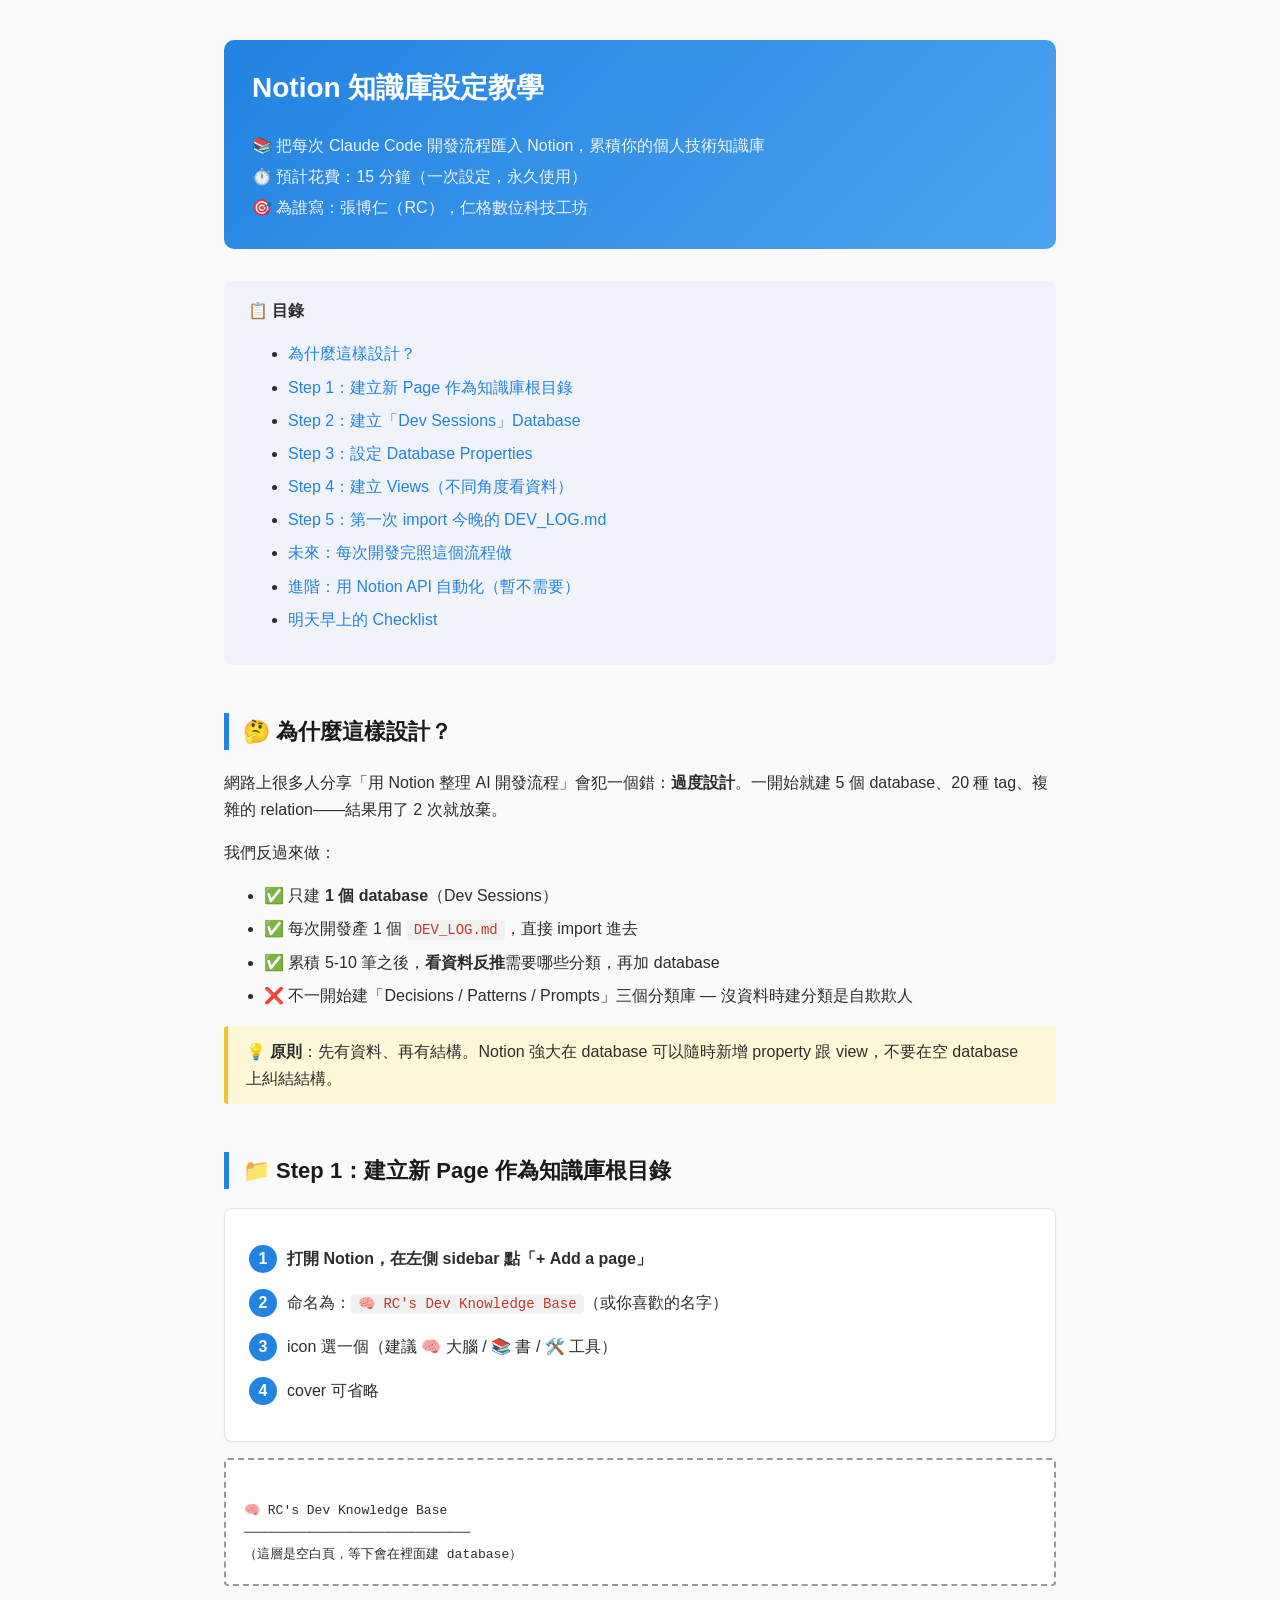
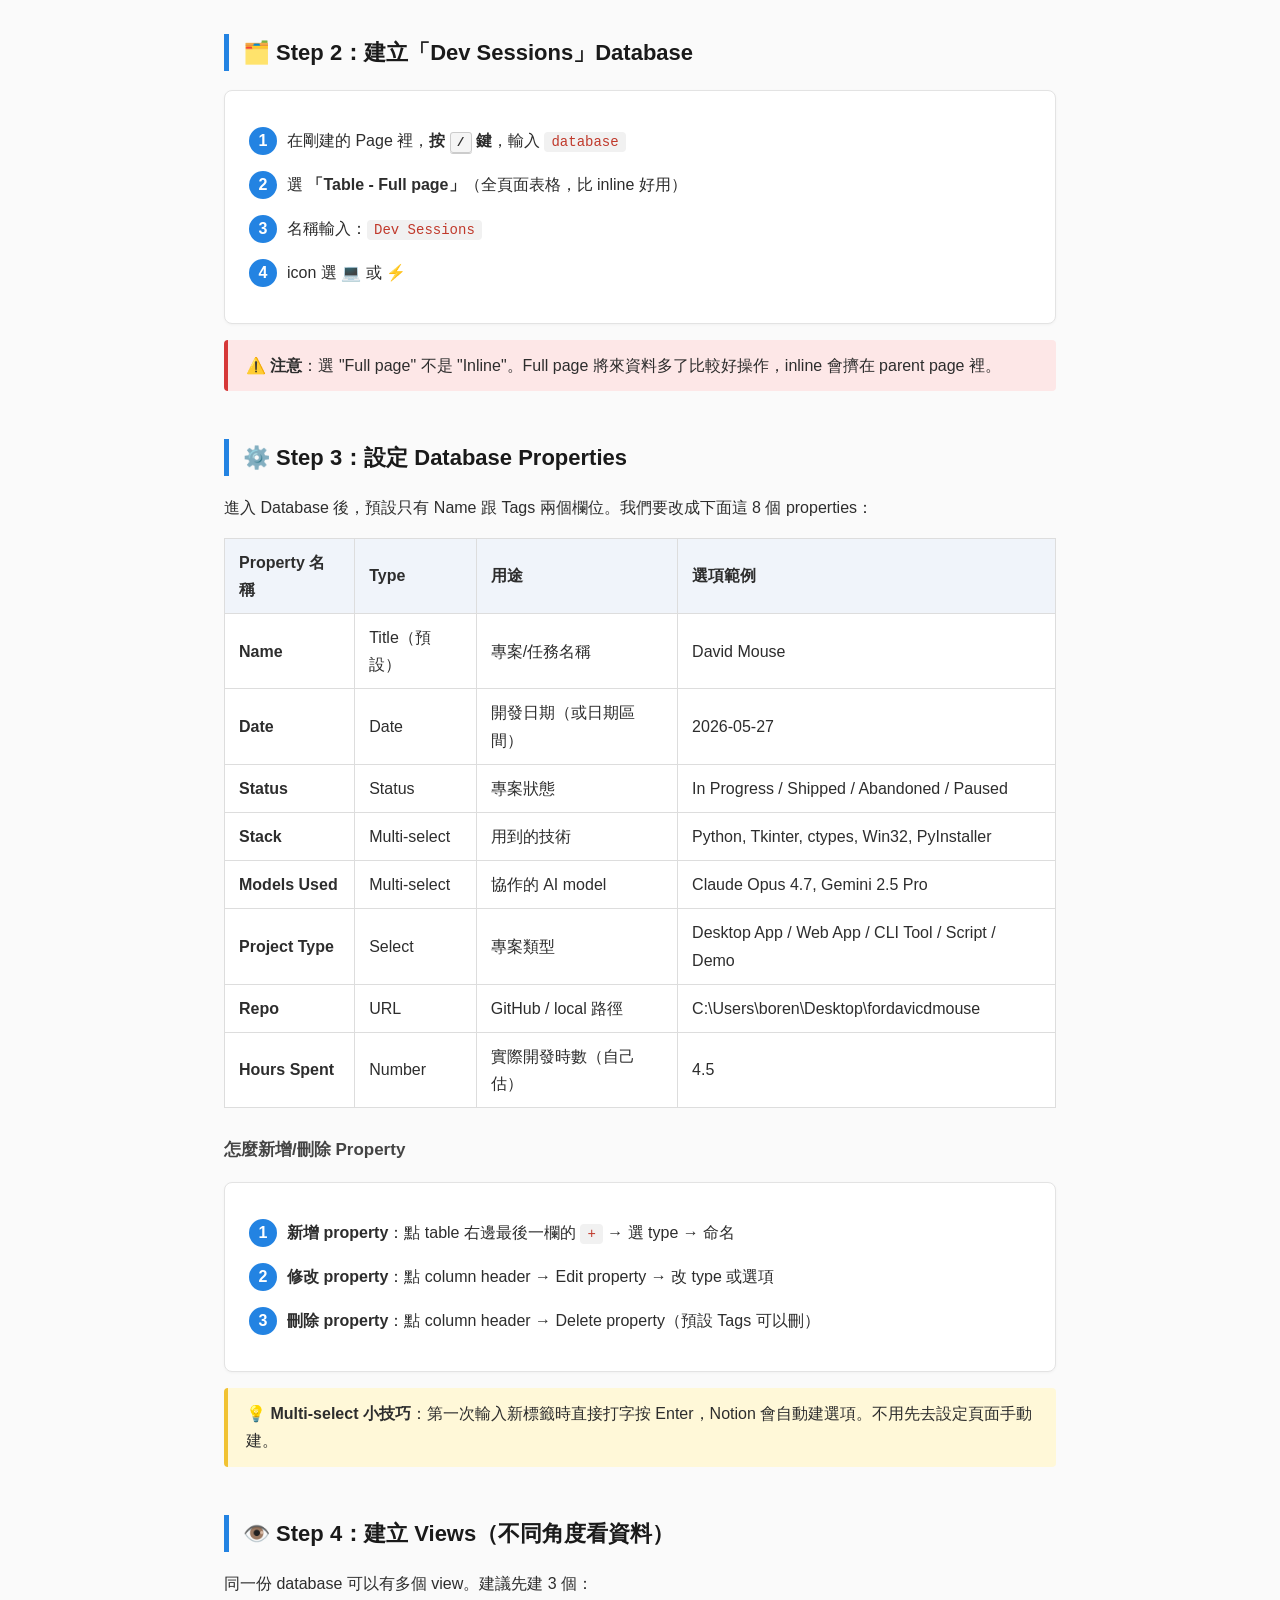
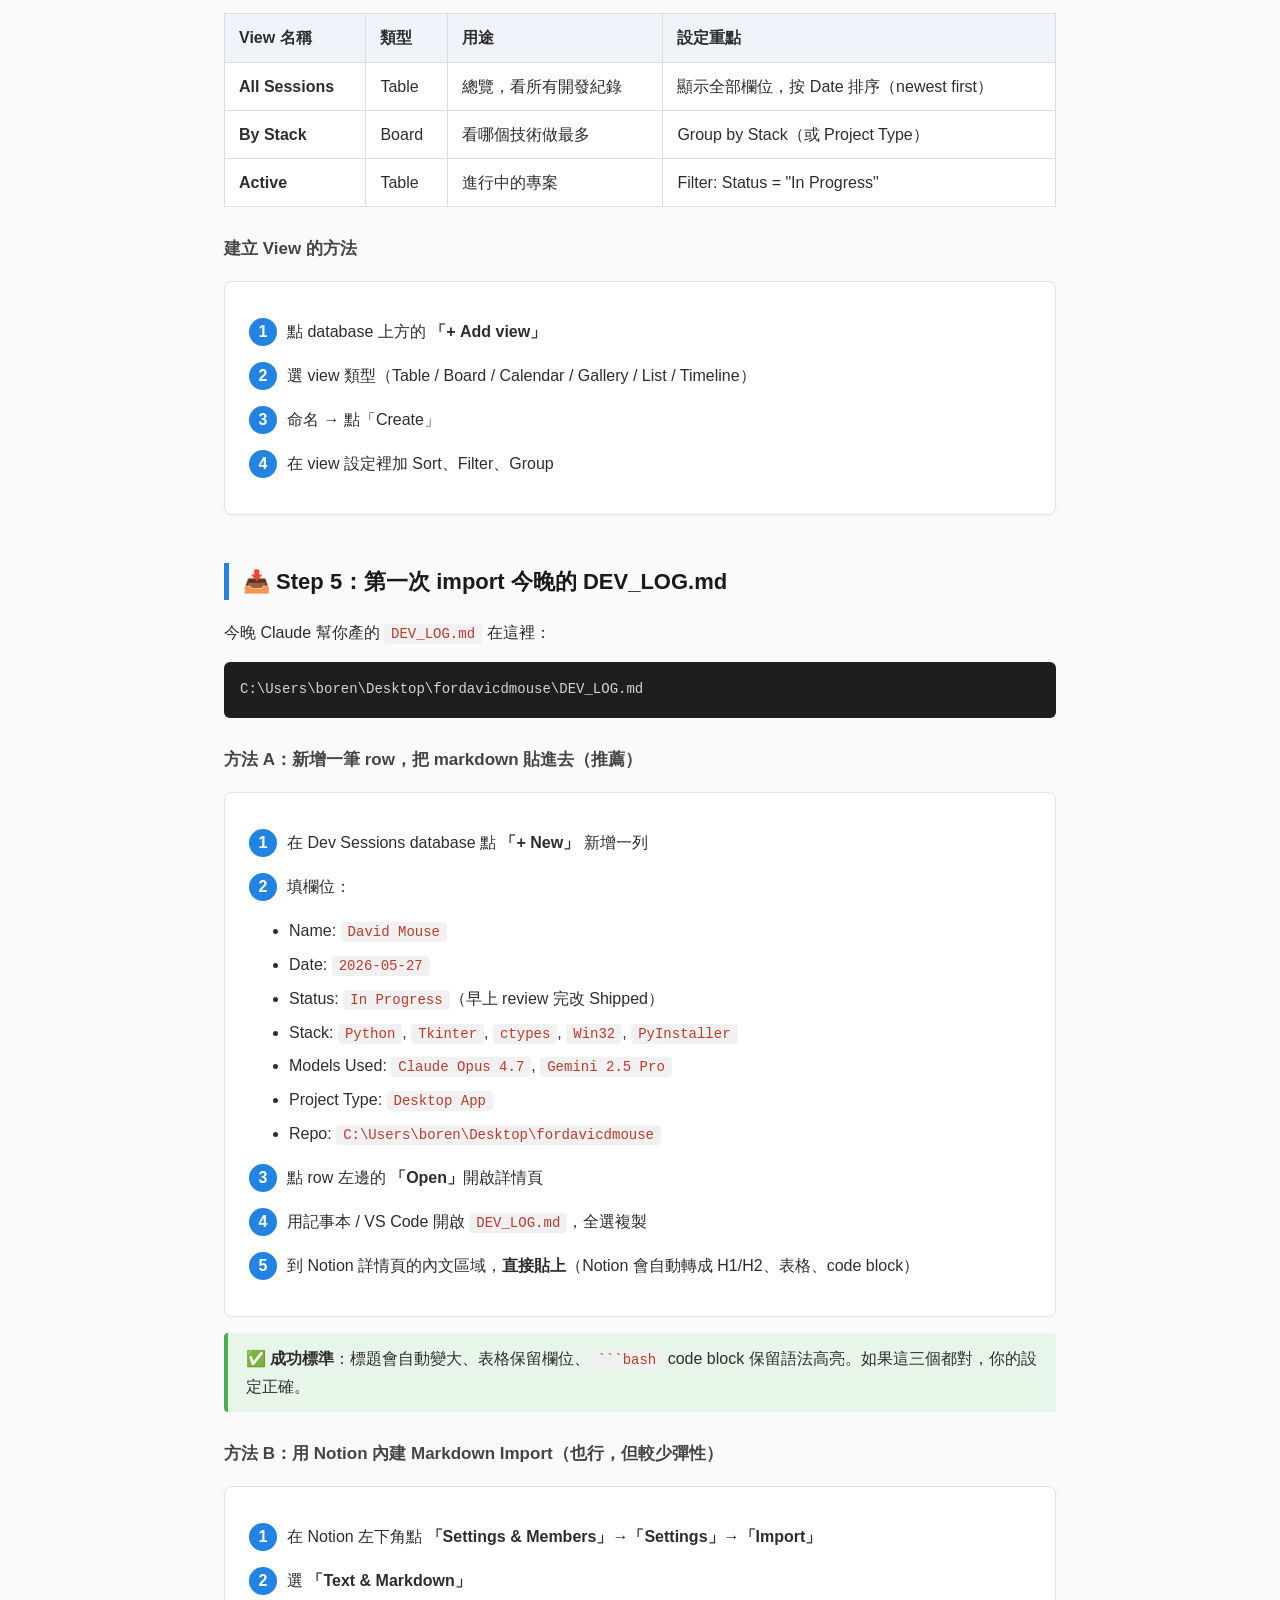
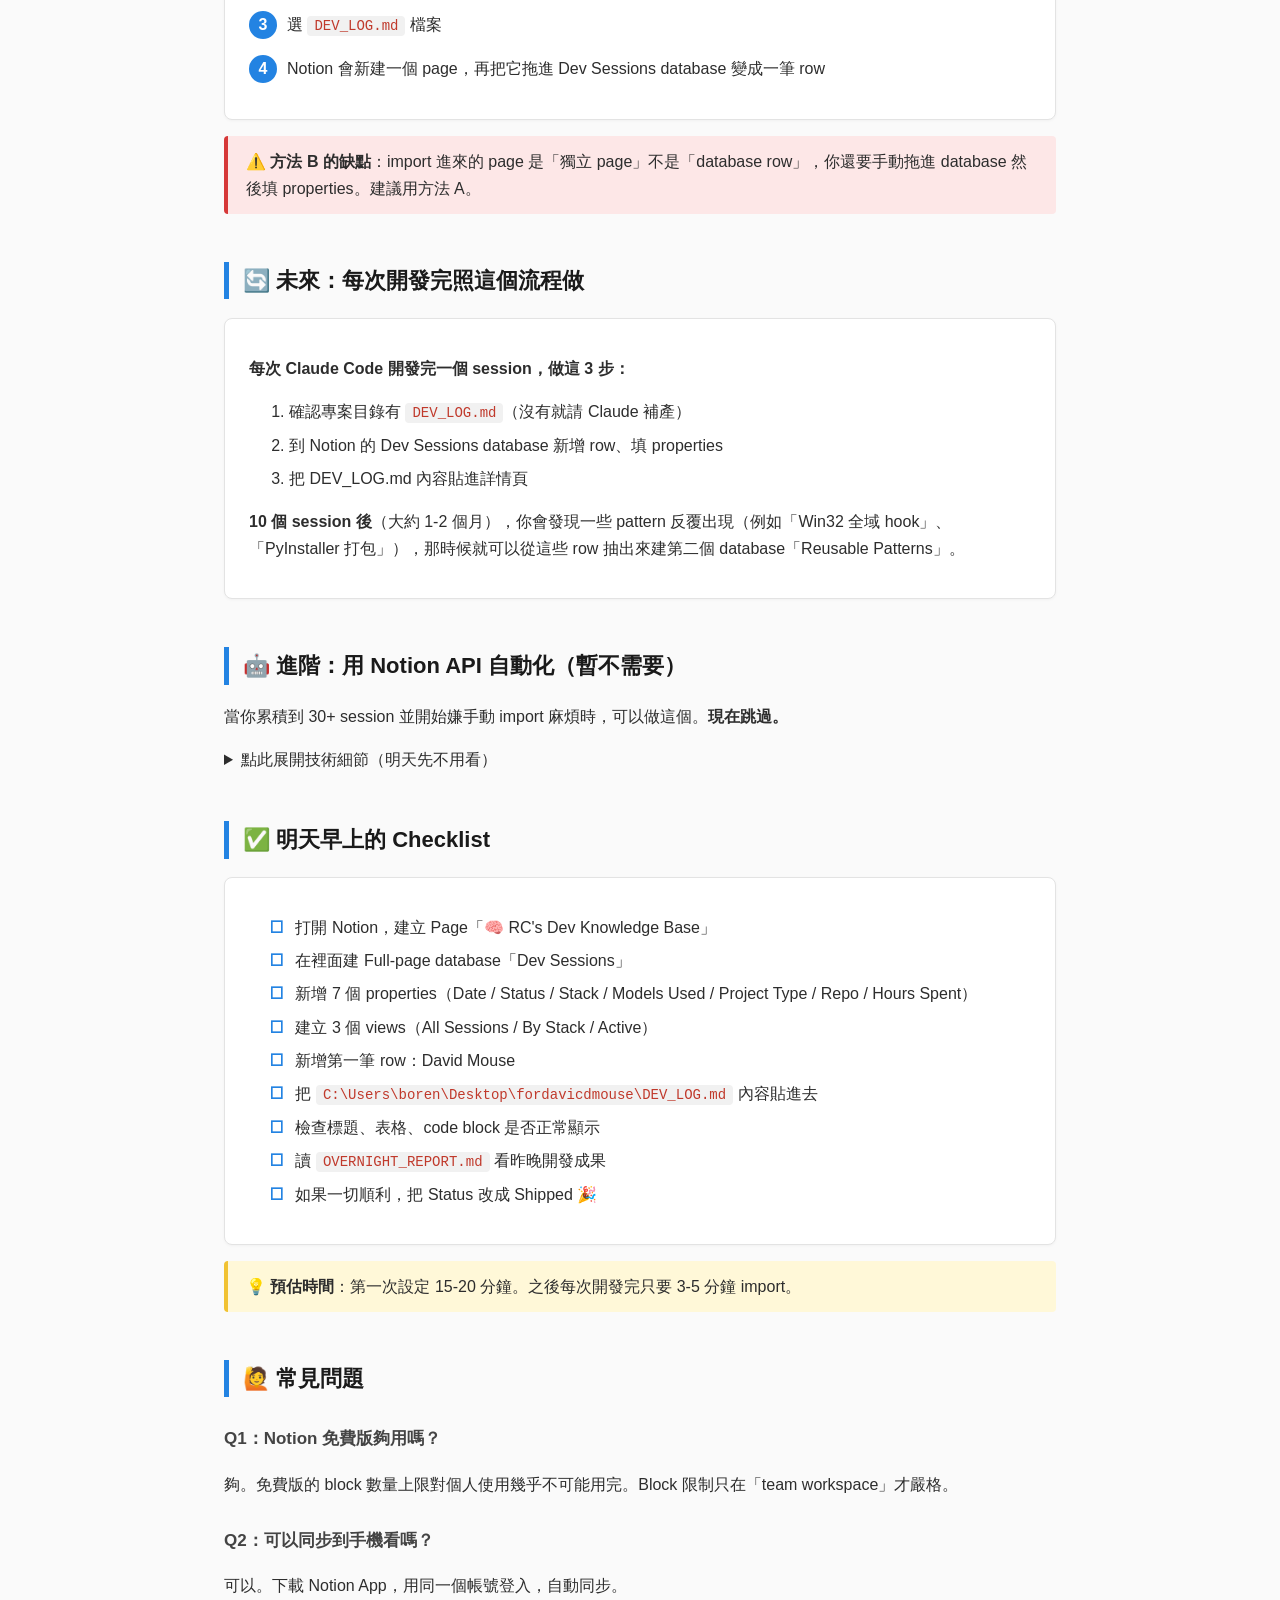
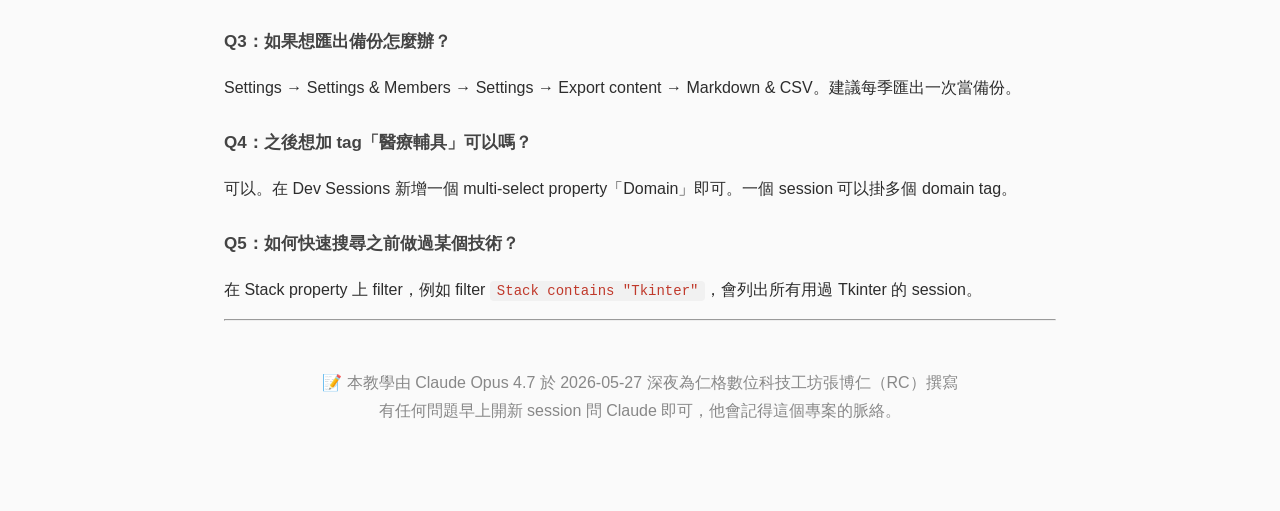
<file: NOTION_KNOWLEDGE_BASE_SETUP.html>
<!DOCTYPE html>
<html lang="zh-TW">
<head>
<meta charset="UTF-8">
<title>Notion 知識庫設定教學 — Dev Sessions</title>
<style>
  * { box-sizing: border-box; }
  body {
    font-family: -apple-system, "Segoe UI", "Microsoft JhengHei", sans-serif;
    max-width: 880px;
    margin: 0 auto;
    padding: 40px 24px 80px;
    line-height: 1.7;
    color: #2d2d2d;
    background: #fafafa;
  }
  h1 {
    border-bottom: 3px solid #2383e2;
    padding-bottom: 12px;
    font-size: 28px;
  }
  h2 {
    margin-top: 48px;
    font-size: 22px;
    color: #1a1a1a;
    border-left: 5px solid #2383e2;
    padding-left: 14px;
  }
  h3 {
    margin-top: 28px;
    font-size: 17px;
    color: #444;
  }
  .step {
    background: #fff;
    border: 1px solid #e3e3e3;
    border-radius: 8px;
    padding: 20px 24px;
    margin: 16px 0;
    box-shadow: 0 1px 3px rgba(0,0,0,0.04);
  }
  .step-num {
    display: inline-block;
    background: #2383e2;
    color: #fff;
    width: 28px;
    height: 28px;
    border-radius: 50%;
    text-align: center;
    line-height: 28px;
    font-weight: 600;
    margin-right: 10px;
  }
  .tip {
    background: #fff8d8;
    border-left: 4px solid #f1c232;
    padding: 12px 18px;
    margin: 16px 0;
    border-radius: 4px;
  }
  .warn {
    background: #fde7e7;
    border-left: 4px solid #d63838;
    padding: 12px 18px;
    margin: 16px 0;
    border-radius: 4px;
  }
  .ok {
    background: #e8f5e9;
    border-left: 4px solid #4caf50;
    padding: 12px 18px;
    margin: 16px 0;
    border-radius: 4px;
  }
  table {
    width: 100%;
    border-collapse: collapse;
    margin: 16px 0;
    background: #fff;
  }
  th, td {
    border: 1px solid #ddd;
    padding: 10px 14px;
    text-align: left;
  }
  th {
    background: #f0f4fa;
    font-weight: 600;
  }
  code {
    background: #f1f1f1;
    padding: 2px 7px;
    border-radius: 4px;
    font-family: Consolas, monospace;
    font-size: 14px;
    color: #c0392b;
  }
  pre {
    background: #1e1e1e;
    color: #d4d4d4;
    padding: 16px;
    border-radius: 6px;
    overflow-x: auto;
    font-family: Consolas, monospace;
    font-size: 14px;
  }
  .ascii-mock {
    background: #fff;
    border: 2px dashed #999;
    padding: 18px;
    font-family: Consolas, monospace;
    font-size: 13px;
    white-space: pre;
    overflow-x: auto;
    border-radius: 4px;
  }
  ul li, ol li { margin: 6px 0; }
  .toc {
    background: #f0f4fa;
    border-radius: 8px;
    padding: 16px 24px;
    margin: 24px 0;
  }
  .toc a { color: #2383e2; text-decoration: none; }
  .toc a:hover { text-decoration: underline; }
  .checklist li {
    list-style: none;
    margin-left: -20px;
  }
  .checklist li::before {
    content: "☐ ";
    margin-right: 6px;
    color: #2383e2;
    font-weight: 700;
  }
  .header-box {
    background: linear-gradient(135deg, #2383e2 0%, #4ba3f0 100%);
    color: #fff;
    padding: 24px 28px;
    border-radius: 10px;
    margin-bottom: 32px;
  }
  .header-box h1 {
    color: #fff;
    border-bottom: none;
    margin: 0 0 8px;
  }
  .header-box p {
    margin: 4px 0;
    opacity: 0.92;
  }
  kbd {
    background: #f5f5f5;
    border: 1px solid #ccc;
    border-radius: 3px;
    padding: 2px 6px;
    font-family: Consolas, monospace;
    font-size: 13px;
    box-shadow: 0 1px 0 rgba(0,0,0,0.2);
  }
</style>
</head>
<body>

<div class="header-box">
  <h1>Notion 知識庫設定教學</h1>
  <p>📚 把每次 Claude Code 開發流程匯入 Notion，累積你的個人技術知識庫</p>
  <p>⏱️ 預計花費：15 分鐘（一次設定，永久使用）</p>
  <p>🎯 為誰寫：張博仁（RC），仁格數位科技工坊</p>
</div>

<div class="toc">
  <strong>📋 目錄</strong>
  <ul>
    <li><a href="#why">為什麼這樣設計？</a></li>
    <li><a href="#step1">Step 1：建立新 Page 作為知識庫根目錄</a></li>
    <li><a href="#step2">Step 2：建立「Dev Sessions」Database</a></li>
    <li><a href="#step3">Step 3：設定 Database Properties</a></li>
    <li><a href="#step4">Step 4：建立 Views（不同角度看資料）</a></li>
    <li><a href="#step5">Step 5：第一次 import 今晚的 DEV_LOG.md</a></li>
    <li><a href="#future">未來：每次開發完照這個流程做</a></li>
    <li><a href="#advanced">進階：用 Notion API 自動化（暫不需要）</a></li>
    <li><a href="#checklist">明天早上的 Checklist</a></li>
  </ul>
</div>

<h2 id="why">🤔 為什麼這樣設計？</h2>

<p>網路上很多人分享「用 Notion 整理 AI 開發流程」會犯一個錯：<strong>過度設計</strong>。一開始就建 5 個 database、20 種 tag、複雜的 relation——結果用了 2 次就放棄。</p>

<p>我們反過來做：</p>

<ul>
  <li>✅ 只建 <strong>1 個 database</strong>（Dev Sessions）</li>
  <li>✅ 每次開發產 1 個 <code>DEV_LOG.md</code>，直接 import 進去</li>
  <li>✅ 累積 5-10 筆之後，<strong>看資料反推</strong>需要哪些分類，再加 database</li>
  <li>❌ 不一開始建「Decisions / Patterns / Prompts」三個分類庫 — 沒資料時建分類是自欺欺人</li>
</ul>

<div class="tip">
  <strong>💡 原則</strong>：先有資料、再有結構。Notion 強大在 database 可以隨時新增 property 跟 view，不要在空 database 上糾結結構。
</div>

<h2 id="step1">📁 Step 1：建立新 Page 作為知識庫根目錄</h2>

<div class="step">
  <p><span class="step-num">1</span><strong>打開 Notion，在左側 sidebar 點「+ Add a page」</strong></p>
  <p><span class="step-num">2</span>命名為：<code>🧠 RC's Dev Knowledge Base</code>（或你喜歡的名字）</p>
  <p><span class="step-num">3</span>icon 選一個（建議 🧠 大腦 / 📚 書 / 🛠️ 工具）</p>
  <p><span class="step-num">4</span>cover 可省略</p>
</div>

<div class="ascii-mock">
🧠 RC's Dev Knowledge Base
─────────────────────────────
（這層是空白頁，等下會在裡面建 database）
</div>

<h2 id="step2">🗂️ Step 2：建立「Dev Sessions」Database</h2>

<div class="step">
  <p><span class="step-num">1</span>在剛建的 Page 裡，<strong>按 <kbd>/</kbd> 鍵</strong>，輸入 <code>database</code></p>
  <p><span class="step-num">2</span>選 <strong>「Table - Full page」</strong>（全頁面表格，比 inline 好用）</p>
  <p><span class="step-num">3</span>名稱輸入：<code>Dev Sessions</code></p>
  <p><span class="step-num">4</span>icon 選 💻 或 ⚡</p>
</div>

<div class="warn">
  <strong>⚠️ 注意</strong>：選 "Full page" 不是 "Inline"。Full page 將來資料多了比較好操作，inline 會擠在 parent page 裡。
</div>

<h2 id="step3">⚙️ Step 3：設定 Database Properties</h2>

<p>進入 Database 後，預設只有 Name 跟 Tags 兩個欄位。我們要改成下面這 8 個 properties：</p>

<table>
  <thead>
    <tr>
      <th>Property 名稱</th>
      <th>Type</th>
      <th>用途</th>
      <th>選項範例</th>
    </tr>
  </thead>
  <tbody>
    <tr>
      <td><strong>Name</strong></td>
      <td>Title（預設）</td>
      <td>專案/任務名稱</td>
      <td>David Mouse</td>
    </tr>
    <tr>
      <td><strong>Date</strong></td>
      <td>Date</td>
      <td>開發日期（或日期區間）</td>
      <td>2026-05-27</td>
    </tr>
    <tr>
      <td><strong>Status</strong></td>
      <td>Status</td>
      <td>專案狀態</td>
      <td>In Progress / Shipped / Abandoned / Paused</td>
    </tr>
    <tr>
      <td><strong>Stack</strong></td>
      <td>Multi-select</td>
      <td>用到的技術</td>
      <td>Python, Tkinter, ctypes, Win32, PyInstaller</td>
    </tr>
    <tr>
      <td><strong>Models Used</strong></td>
      <td>Multi-select</td>
      <td>協作的 AI model</td>
      <td>Claude Opus 4.7, Gemini 2.5 Pro</td>
    </tr>
    <tr>
      <td><strong>Project Type</strong></td>
      <td>Select</td>
      <td>專案類型</td>
      <td>Desktop App / Web App / CLI Tool / Script / Demo</td>
    </tr>
    <tr>
      <td><strong>Repo</strong></td>
      <td>URL</td>
      <td>GitHub / local 路徑</td>
      <td>C:\Users\boren\Desktop\fordavicdmouse</td>
    </tr>
    <tr>
      <td><strong>Hours Spent</strong></td>
      <td>Number</td>
      <td>實際開發時數（自己估）</td>
      <td>4.5</td>
    </tr>
  </tbody>
</table>

<h3>怎麼新增/刪除 Property</h3>

<div class="step">
  <p><span class="step-num">1</span><strong>新增 property</strong>：點 table 右邊最後一欄的 <code>+</code> → 選 type → 命名</p>
  <p><span class="step-num">2</span><strong>修改 property</strong>：點 column header → Edit property → 改 type 或選項</p>
  <p><span class="step-num">3</span><strong>刪除 property</strong>：點 column header → Delete property（預設 Tags 可以刪）</p>
</div>

<div class="tip">
  <strong>💡 Multi-select 小技巧</strong>：第一次輸入新標籤時直接打字按 Enter，Notion 會自動建選項。不用先去設定頁面手動建。
</div>

<h2 id="step4">👁️ Step 4：建立 Views（不同角度看資料）</h2>

<p>同一份 database 可以有多個 view。建議先建 3 個：</p>

<table>
  <thead>
    <tr><th>View 名稱</th><th>類型</th><th>用途</th><th>設定重點</th></tr>
  </thead>
  <tbody>
    <tr>
      <td><strong>All Sessions</strong></td>
      <td>Table</td>
      <td>總覽，看所有開發紀錄</td>
      <td>顯示全部欄位，按 Date 排序（newest first）</td>
    </tr>
    <tr>
      <td><strong>By Stack</strong></td>
      <td>Board</td>
      <td>看哪個技術做最多</td>
      <td>Group by Stack（或 Project Type）</td>
    </tr>
    <tr>
      <td><strong>Active</strong></td>
      <td>Table</td>
      <td>進行中的專案</td>
      <td>Filter: Status = "In Progress"</td>
    </tr>
  </tbody>
</table>

<h3>建立 View 的方法</h3>

<div class="step">
  <p><span class="step-num">1</span>點 database 上方的 <strong>「+ Add view」</strong></p>
  <p><span class="step-num">2</span>選 view 類型（Table / Board / Calendar / Gallery / List / Timeline）</p>
  <p><span class="step-num">3</span>命名 → 點「Create」</p>
  <p><span class="step-num">4</span>在 view 設定裡加 Sort、Filter、Group</p>
</div>

<h2 id="step5">📥 Step 5：第一次 import 今晚的 DEV_LOG.md</h2>

<p>今晚 Claude 幫你產的 <code>DEV_LOG.md</code> 在這裡：</p>

<pre>C:\Users\boren\Desktop\fordavicdmouse\DEV_LOG.md</pre>

<h3>方法 A：新增一筆 row，把 markdown 貼進去（推薦）</h3>

<div class="step">
  <p><span class="step-num">1</span>在 Dev Sessions database 點 <strong>「+ New」</strong> 新增一列</p>
  <p><span class="step-num">2</span>填欄位：
    <ul>
      <li>Name: <code>David Mouse</code></li>
      <li>Date: <code>2026-05-27</code></li>
      <li>Status: <code>In Progress</code>（早上 review 完改 Shipped）</li>
      <li>Stack: <code>Python</code>, <code>Tkinter</code>, <code>ctypes</code>, <code>Win32</code>, <code>PyInstaller</code></li>
      <li>Models Used: <code>Claude Opus 4.7</code>, <code>Gemini 2.5 Pro</code></li>
      <li>Project Type: <code>Desktop App</code></li>
      <li>Repo: <code>C:\Users\boren\Desktop\fordavicdmouse</code></li>
    </ul>
  </p>
  <p><span class="step-num">3</span>點 row 左邊的 <strong>「Open」</strong>開啟詳情頁</p>
  <p><span class="step-num">4</span>用記事本 / VS Code 開啟 <code>DEV_LOG.md</code>，全選複製</p>
  <p><span class="step-num">5</span>到 Notion 詳情頁的內文區域，<strong>直接貼上</strong>（Notion 會自動轉成 H1/H2、表格、code block）</p>
</div>

<div class="ok">
  <strong>✅ 成功標準</strong>：標題會自動變大、表格保留欄位、<code>```bash</code> code block 保留語法高亮。如果這三個都對，你的設定正確。
</div>

<h3>方法 B：用 Notion 內建 Markdown Import（也行，但較少彈性）</h3>

<div class="step">
  <p><span class="step-num">1</span>在 Notion 左下角點 <strong>「Settings &amp; Members」→「Settings」→「Import」</strong></p>
  <p><span class="step-num">2</span>選 <strong>「Text &amp; Markdown」</strong></p>
  <p><span class="step-num">3</span>選 <code>DEV_LOG.md</code> 檔案</p>
  <p><span class="step-num">4</span>Notion 會新建一個 page，再把它拖進 Dev Sessions database 變成一筆 row</p>
</div>

<div class="warn">
  <strong>⚠️ 方法 B 的缺點</strong>：import 進來的 page 是「獨立 page」不是「database row」，你還要手動拖進 database 然後填 properties。建議用方法 A。
</div>

<h2 id="future">🔄 未來：每次開發完照這個流程做</h2>

<div class="step">
  <p><strong>每次 Claude Code 開發完一個 session，做這 3 步：</strong></p>
  <ol>
    <li>確認專案目錄有 <code>DEV_LOG.md</code>（沒有就請 Claude 補產）</li>
    <li>到 Notion 的 Dev Sessions database 新增 row、填 properties</li>
    <li>把 DEV_LOG.md 內容貼進詳情頁</li>
  </ol>
  <p><strong>10 個 session 後</strong>（大約 1-2 個月），你會發現一些 pattern 反覆出現（例如「Win32 全域 hook」、「PyInstaller 打包」），那時候就可以從這些 row 抽出來建第二個 database「Reusable Patterns」。</p>
</div>

<h2 id="advanced">🤖 進階：用 Notion API 自動化（暫不需要）</h2>

<p>當你累積到 30+ session 並開始嫌手動 import 麻煩時，可以做這個。<strong>現在跳過。</strong></p>

<details>
<summary>點此展開技術細節（明天先不用看）</summary>

<h3>原理</h3>
<ol>
  <li>在 Notion <a href="https://www.notion.so/my-integrations">My Integrations</a> 建一個 internal integration，拿到 API token</li>
  <li>把 Dev Sessions database 分享給這個 integration</li>
  <li>寫一個 Python script 用 <code>notion-client</code> 套件，把 <code>DEV_LOG.md</code> 自動 push 上去</li>
</ol>

<h3>範例 script（將來用得到再寫）</h3>
<pre>from notion_client import Client
import os, frontmatter

notion = Client(auth=os.getenv("NOTION_TOKEN"))
DATABASE_ID = "xxx"

with open("DEV_LOG.md", encoding="utf-8") as f:
    content = f.read()

notion.pages.create(
    parent={"database_id": DATABASE_ID},
    properties={
        "Name": {"title": [{"text": {"content": "David Mouse"}}]},
        "Date": {"date": {"start": "2026-05-27"}},
        "Status": {"status": {"name": "In Progress"}},
    },
    children=[
        # 解析 markdown 轉 Notion block...
    ]
)</pre>

<p><strong>建議</strong>：等你做完 10+ session 再寫這個 script，否則只是 over-engineering。</p>

</details>

<h2 id="checklist">✅ 明天早上的 Checklist</h2>

<div class="step">
<ul class="checklist">
  <li>打開 Notion，建立 Page「🧠 RC's Dev Knowledge Base」</li>
  <li>在裡面建 Full-page database「Dev Sessions」</li>
  <li>新增 7 個 properties（Date / Status / Stack / Models Used / Project Type / Repo / Hours Spent）</li>
  <li>建立 3 個 views（All Sessions / By Stack / Active）</li>
  <li>新增第一筆 row：David Mouse</li>
  <li>把 <code>C:\Users\boren\Desktop\fordavicdmouse\DEV_LOG.md</code> 內容貼進去</li>
  <li>檢查標題、表格、code block 是否正常顯示</li>
  <li>讀 <code>OVERNIGHT_REPORT.md</code> 看昨晚開發成果</li>
  <li>如果一切順利，把 Status 改成 Shipped 🎉</li>
</ul>
</div>

<div class="tip">
  <strong>💡 預估時間</strong>：第一次設定 15-20 分鐘。之後每次開發完只要 3-5 分鐘 import。
</div>

<h2>🙋 常見問題</h2>

<h3>Q1：Notion 免費版夠用嗎？</h3>
<p>夠。免費版的 block 數量上限對個人使用幾乎不可能用完。Block 限制只在「team workspace」才嚴格。</p>

<h3>Q2：可以同步到手機看嗎？</h3>
<p>可以。下載 Notion App，用同一個帳號登入，自動同步。</p>

<h3>Q3：如果想匯出備份怎麼辦？</h3>
<p>Settings → Settings &amp; Members → Settings → Export content → Markdown &amp; CSV。建議每季匯出一次當備份。</p>

<h3>Q4：之後想加 tag「醫療輔具」可以嗎？</h3>
<p>可以。在 Dev Sessions 新增一個 multi-select property「Domain」即可。一個 session 可以掛多個 domain tag。</p>

<h3>Q5：如何快速搜尋之前做過某個技術？</h3>
<p>在 Stack property 上 filter，例如 filter <code>Stack contains "Tkinter"</code>，會列出所有用過 Tkinter 的 session。</p>

<hr>

<p style="text-align:center;color:#888;margin-top:48px;">
  📝 本教學由 Claude Opus 4.7 於 2026-05-27 深夜為仁格數位科技工坊張博仁（RC）撰寫<br>
  有任何問題早上開新 session 問 Claude 即可，他會記得這個專案的脈絡。
</p>

</body>
</html>
</file>
